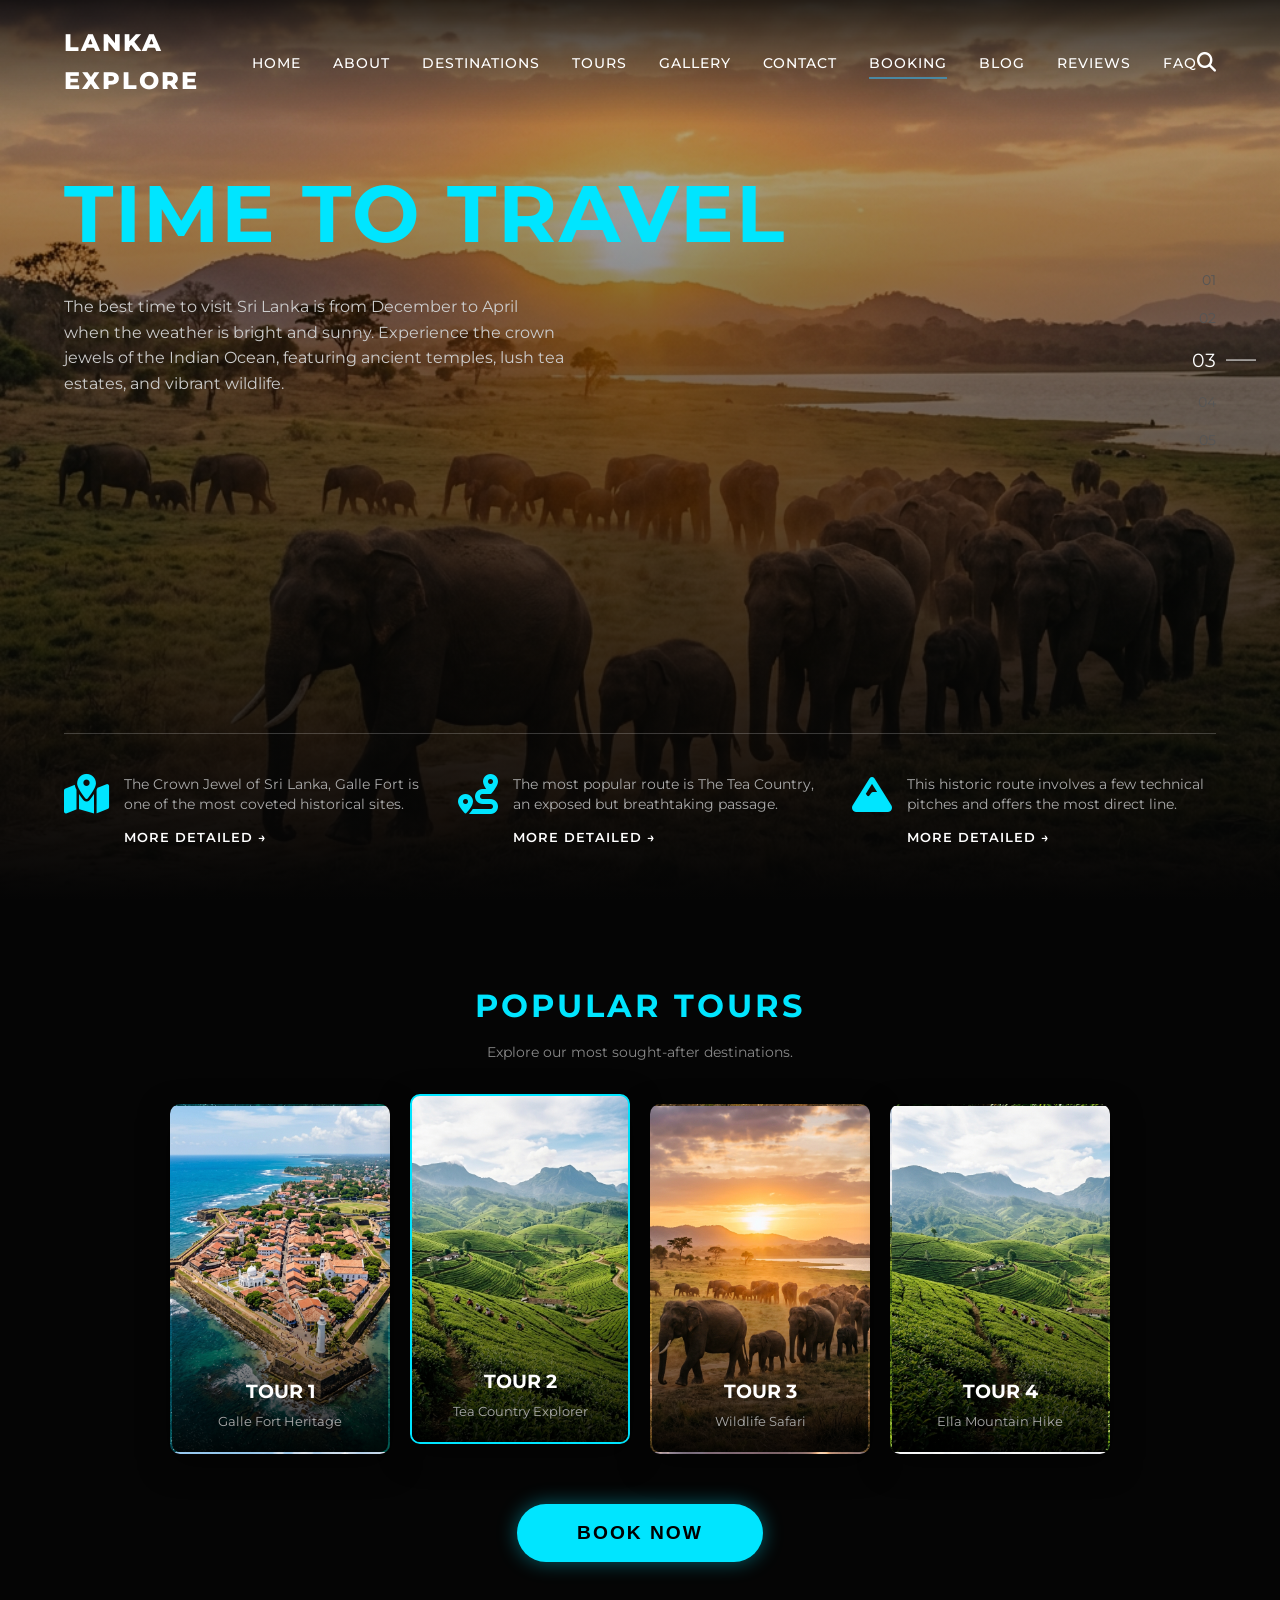
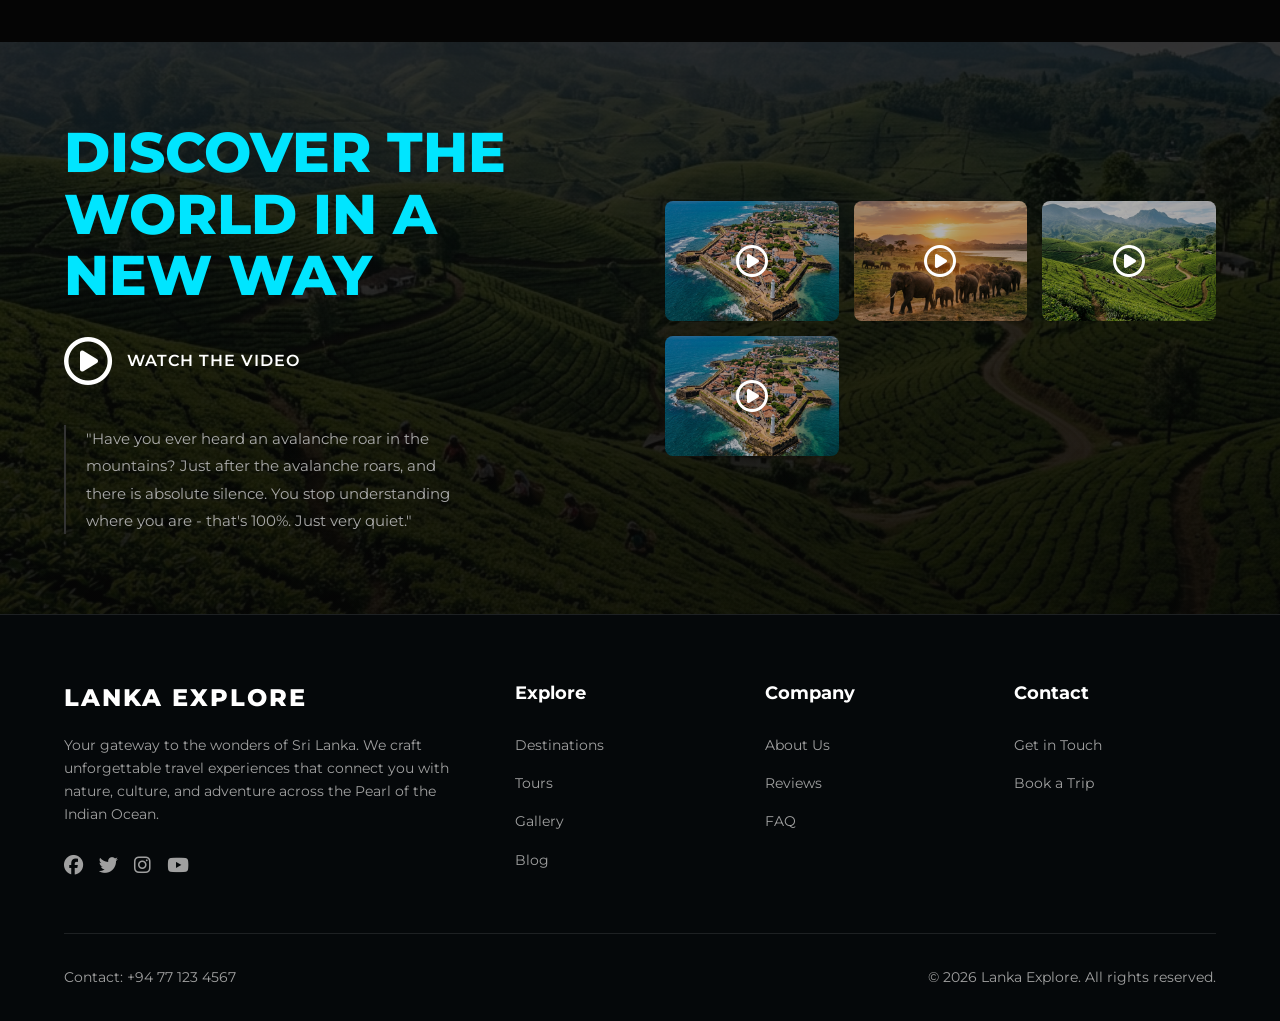
<file: booking.html>
<!DOCTYPE html>
<html lang="en">

<head>
    <meta charset="UTF-8">
    <meta name="viewport" content="width=device-width, initial-scale=1.0">
    <title>Booking | Lanka Explore</title>
    <link rel="stylesheet" href="css/styles.css">
    <link rel="stylesheet" href="https://cdnjs.cloudflare.com/ajax/libs/font-awesome/6.4.0/css/all.min.css">
    <style>
        /* Interactive transitions for form */
        #booking-form {
            transition: opacity 0.3s ease;
        }

        #success-message {
            display: none;
            position: absolute;
            top: 50%;
            left: 50%;
            transform: translate(-50%, -50%) scale(0.9);
            text-align: center;
            width: 100%;
            opacity: 0;
            transition: all 0.4s ease;
        }
    </style>
</head>

<body>

    <header>
        <div class="logo">Lanka Explore</div>
        <nav>
            <ul>
                <li><a href="index.html">Home</a></li>
                <li><a href="about.html">About</a></li>
                <li><a href="destinations.html">Destinations</a></li>
                <li><a href="tours.html">Tours</a></li>
                <li><a href="gallery.html">Gallery</a></li>
                <li><a href="contact.html">Contact</a></li>
                <li><a href="booking.html" class="active">Booking</a></li>
                <li><a href="blog.html">Blog</a></li>
                <li><a href="reviews.html">Reviews</a></li>
                <li><a href="faq.html">FAQ</a></li>
            </ul>
        </nav>
        <div class="search-icon"><i class="fas fa-search"></i></div>
    </header>

    <main style="background-color: #050505; color: #fff;">
        <style>
            body.page-with-bg { background: #050505 !important; }
            .page-bg-overlay { display: none !important; }
            
            .hero-flash {
                position: relative;
                height: 100vh;
                min-height: 800px;
                background: linear-gradient(to bottom, rgba(5,5,5,0.2) 0%, rgba(5,5,5,1) 100%), url('assert/srilanka_wildlife.png') center/cover;
                display: flex;
                flex-direction: column;
                justify-content: space-between;
                padding: 150px 5% 50px;
            }
            .hero-flash-title {
                font-size: 5rem;
                font-family: var(--font-main);
                color: #00e5ff;
                font-weight: 700;
                letter-spacing: 2px;
                margin-bottom: 1rem;
            }
            .hero-flash-desc {
                max-width: 500px;
                font-size: 1rem;
                line-height: 1.6;
                color: #ccc;
            }
            .tour-cards-container {
                display: flex;
                gap: 20px;
                justify-content: center;
                flex-wrap: wrap;
                margin-top: 40px;
            }
            .tour-card-flash {
                width: 220px;
                height: 350px;
                border-radius: 10px;
                background-size: cover;
                background-position: center;
                position: relative;
                overflow: hidden;
                box-shadow: 0 10px 30px rgba(0,0,0,0.5);
                transition: all 0.3s ease;
                cursor: pointer;
                border: 2px solid transparent;
            }
            .tour-card-flash::before {
                content: '';
                position: absolute;
                bottom: 0; left: 0; width: 100%; height: 50%;
                background: linear-gradient(to top, rgba(0,0,0,0.9), transparent);
            }
            .tour-card-flash:hover, .tour-card-flash.active {
                transform: translateY(-10px);
                border: 2px solid #00e5ff;
            }
            .tour-card-flash-content {
                position: absolute;
                bottom: 20px;
                width: 100%;
                text-align: center;
                z-index: 2;
            }
            .tour-card-flash h4 {
                color: #fff;
                font-size: 1.2rem;
                font-family: var(--font-main);
                margin-bottom: 5px;
            }
            .tour-card-flash p {
                color: #aaa;
                font-size: 0.8rem;
            }
            
            /* Booking Modal Styles */
            .booking-modal {
                position: fixed;
                top: 0; left: 0; width: 100%; height: 100%;
                background: rgba(0,0,0,0.8);
                backdrop-filter: blur(10px);
                z-index: 1000;
                display: none;
                justify-content: center;
                align-items: center;
            }
            .booking-modal.active {
                display: flex;
            }
            .modal-content {
                background: #111;
                padding: 40px;
                border-radius: 20px;
                width: 90%;
                max-width: 500px;
                border: 1px solid rgba(0, 229, 255, 0.3);
                position: relative;
                box-shadow: 0 20px 50px rgba(0, 229, 255, 0.1);
            }
            .close-modal {
                position: absolute;
                top: 20px; right: 20px;
                color: #fff;
                font-size: 1.5rem;
                cursor: pointer;
                transition: color 0.3s ease;
            }
            .close-modal:hover {
                color: #00e5ff;
            }
            
            .modal-content .form-group input, 
            .modal-content .form-group select {
                background: #222 !important;
                border: 1px solid #444 !important;
                color: #fff !important;
            }
            .modal-content .btn-submit {
                background: #00e5ff;
                color: #000;
                font-weight: 800;
                border: none;
                width: 100%;
            }
        </style>

        <!-- Hero Section -->
        <section class="hero-flash">
            <div>
                <h1 class="hero-flash-title">TIME TO TRAVEL</h1>
                <p class="hero-flash-desc">The best time to visit Sri Lanka is from December to April when the weather is bright and sunny. Experience the crown jewels of the Indian Ocean, featuring ancient temples, lush tea estates, and vibrant wildlife.</p>
            </div>
            
            <!-- Bottom Features -->
            <div style="display: grid; grid-template-columns: repeat(auto-fit, minmax(250px, 1fr)); gap: 30px; border-top: 1px solid rgba(255,255,255,0.2); padding-top: 40px; margin-top: auto;">
                <div style="display: flex; gap: 15px;">
                    <i class="fas fa-map-marked-alt" style="color: #00e5ff; font-size: 2.5rem;"></i>
                    <div>
                        <p style="font-size: 0.85rem; color: #aaa; margin-bottom: 10px; line-height: 1.5;">The Crown Jewel of Sri Lanka, Galle Fort is one of the most coveted historical sites.</p>
                        <a href="#" style="color: #fff; font-size: 0.8rem; text-transform: uppercase; letter-spacing: 1px; font-weight: 600;">More Detailed &rarr;</a>
                    </div>
                </div>
                <div style="display: flex; gap: 15px;">
                    <i class="fas fa-route" style="color: #00e5ff; font-size: 2.5rem;"></i>
                    <div>
                        <p style="font-size: 0.85rem; color: #aaa; margin-bottom: 10px; line-height: 1.5;">The most popular route is The Tea Country, an exposed but breathtaking passage.</p>
                        <a href="#" style="color: #fff; font-size: 0.8rem; text-transform: uppercase; letter-spacing: 1px; font-weight: 600;">More Detailed &rarr;</a>
                    </div>
                </div>
                <div style="display: flex; gap: 15px;">
                    <i class="fas fa-mountain" style="color: #00e5ff; font-size: 2.5rem;"></i>
                    <div>
                        <p style="font-size: 0.85rem; color: #aaa; margin-bottom: 10px; line-height: 1.5;">This historic route involves a few technical pitches and offers the most direct line.</p>
                        <a href="#" style="color: #fff; font-size: 0.8rem; text-transform: uppercase; letter-spacing: 1px; font-weight: 600;">More Detailed &rarr;</a>
                    </div>
                </div>
            </div>
            
            <!-- Side Numbers -->
            <div style="position: absolute; right: 5%; top: 40%; transform: translateY(-50%); display: flex; flex-direction: column; gap: 15px; color: #555; font-size: 0.9rem; text-align: right;">
                <span>01</span>
                <span>02</span>
                <span style="color: #fff; font-size: 1.2rem; position: relative;">03<span style="position: absolute; right: -40px; top: 50%; width: 30px; height: 1px; background: #fff;"></span></span>
                <span>04</span>
                <span>05</span>
            </div>
        </section>

        <!-- Popular Tours Section -->
        <section style="padding: 80px 5%; text-align: center;">
            <h2 style="color: #00e5ff; font-family: var(--font-main); font-size: 2rem; letter-spacing: 3px; text-transform: uppercase; margin-bottom: 10px;">Popular Tours</h2>
            <p style="color: #888; font-size: 0.9rem;">Explore our most sought-after destinations.</p>
            
            <div class="tour-cards-container">
                <div class="tour-card-flash" style="background-image: url('assert/galle_fort.png');">
                    <div class="tour-card-flash-content">
                        <h4>TOUR 1</h4>
                        <p>Galle Fort Heritage</p>
                    </div>
                </div>
                <div class="tour-card-flash active" style="background-image: url('assert/srilanka_greenery.png');">
                    <div class="tour-card-flash-content">
                        <h4>TOUR 2</h4>
                        <p>Tea Country Explorer</p>
                    </div>
                </div>
                <div class="tour-card-flash" style="background-image: url('assert/srilanka_wildlife.png');">
                    <div class="tour-card-flash-content">
                        <h4>TOUR 3</h4>
                        <p>Wildlife Safari</p>
                    </div>
                </div>
                <div class="tour-card-flash" style="background-image: url('assert/srilanka_greenery.png'); background-position: left;">
                    <div class="tour-card-flash-content">
                        <h4>TOUR 4</h4>
                        <p>Ella Mountain Hike</p>
                    </div>
                </div>
            </div>

            <!-- Big Creative Book Now Button -->
            <div style="margin-top: 50px;">
                <button id="open-booking-modal" style="background: #00e5ff; color: #000; border: none; padding: 18px 60px; border-radius: 50px; font-weight: 800; font-size: 1.2rem; cursor: pointer; text-transform: uppercase; letter-spacing: 2px; box-shadow: 0 0 20px rgba(0, 229, 255, 0.4); transition: transform 0.3s ease, box-shadow 0.3s ease;">Book Now</button>
            </div>
        </section>

        <!-- Discover Section -->
        <section style="padding: 80px 5%; background: linear-gradient(rgba(5,5,5,0.8), rgba(5,5,5,0.9)), url('assert/srilanka_greenery.png') center/cover; display: flex; flex-wrap: wrap; gap: 50px; align-items: center; justify-content: space-between;">
            <div style="flex: 1; min-width: 300px;">
                <h2 style="color: #00e5ff; font-family: var(--font-main); font-size: clamp(2.5rem, 5vw, 3.5rem); line-height: 1.1; font-weight: 800; margin-bottom: 30px;">DISCOVER THE<br>WORLD IN A<br>NEW WAY</h2>
                
                <div style="display: flex; align-items: center; gap: 15px; margin-bottom: 40px; cursor: pointer;">
                    <i class="far fa-play-circle" style="font-size: 3rem; color: #fff;"></i>
                    <span style="color: #fff; font-weight: 600; letter-spacing: 1px;">WATCH THE VIDEO</span>
                </div>
                
                <p style="color: #aaa; font-size: 0.95rem; line-height: 1.8; max-width: 400px; padding-left: 20px; border-left: 2px solid #333;">
                    "Have you ever heard an avalanche roar in the mountains? Just after the avalanche roars, and there is absolute silence. You stop understanding where you are - that's 100%. Just very quiet."
                </p>
            </div>
            
            <div style="flex: 1; min-width: 300px; display: grid; grid-template-columns: repeat(auto-fit, minmax(140px, 1fr)); gap: 15px;">
                <!-- Video Thumbnails -->
                <div style="height: 120px; background: linear-gradient(rgba(0,0,0,0.3), rgba(0,0,0,0.3)), url('assert/galle_fort.png') center/cover; border-radius: 8px; position: relative; display: flex; justify-content: center; align-items: center; cursor: pointer; transition: transform 0.3s ease;"><i class="far fa-play-circle" style="color: #fff; font-size: 2rem;"></i></div>
                <div style="height: 120px; background: linear-gradient(rgba(0,0,0,0.3), rgba(0,0,0,0.3)), url('assert/srilanka_wildlife.png') center/cover; border-radius: 8px; position: relative; display: flex; justify-content: center; align-items: center; cursor: pointer; transition: transform 0.3s ease;"><i class="far fa-play-circle" style="color: #fff; font-size: 2rem;"></i></div>
                <div style="height: 120px; background: linear-gradient(rgba(0,0,0,0.3), rgba(0,0,0,0.3)), url('assert/srilanka_greenery.png') center/cover; border-radius: 8px; position: relative; display: flex; justify-content: center; align-items: center; cursor: pointer; transition: transform 0.3s ease;"><i class="far fa-play-circle" style="color: #fff; font-size: 2rem;"></i></div>
                <div style="height: 120px; background: linear-gradient(rgba(0,0,0,0.3), rgba(0,0,0,0.3)), url('assert/galle_fort.png') center/cover; border-radius: 8px; position: relative; display: flex; justify-content: center; align-items: center; cursor: pointer; transition: transform 0.3s ease;"><i class="far fa-play-circle" style="color: #fff; font-size: 2rem;"></i></div>
            </div>
        </section>

        <!-- Booking Modal -->
        <div class="booking-modal" id="booking-modal">
            <div class="modal-content">
                <i class="fas fa-times close-modal" id="close-modal"></i>
                
                <!-- Success Message -->
                <div id="success-message" style="display: none; text-align: center; opacity: 0; transition: opacity 0.3s ease;">
                    <i class="fas fa-check-circle" style="font-size: 4rem; color: #00e5ff; margin-bottom: 1rem; filter: drop-shadow(0 0 10px rgba(0, 229, 255, 0.5));"></i>
                    <h3 style="color: #fff; margin-bottom: 0.5rem; font-size: 1.8rem; font-family: var(--font-heading);">We'll catch you soon!</h3>
                    <p style="color: #ccc; font-size: 1.1rem;">Get ready to enjoy your upcoming adventure in Sri Lanka.</p>
                </div>

                <!-- Booking Form -->
                <div id="form-wrapper">
                    <h2 style="text-align:center; margin-bottom: 2rem; color: #00e5ff; font-family: var(--font-main);">Plan Your Adventure</h2>
                    <form id="booking-form">
                        <div class="form-group" style="margin-bottom: 1rem; display: flex; flex-direction: column;">
                            <label style="color: #aaa; margin-bottom: 0.5rem; font-size: 0.9rem;">Full Name</label>
                            <input type="text" placeholder="John Doe" required style="padding: 15px; border-radius: 8px; width: 100%; outline: none;">
                        </div>
                        <div class="form-group" style="margin-bottom: 1rem; display: flex; flex-direction: column;">
                            <label style="color: #aaa; margin-bottom: 0.5rem; font-size: 0.9rem;">Email</label>
                            <input type="email" placeholder="john@example.com" required style="padding: 15px; border-radius: 8px; width: 100%; outline: none;">
                        </div>
                        <div class="form-group" style="margin-bottom: 2rem; display: flex; flex-direction: column;">
                            <label style="color: #aaa; margin-bottom: 0.5rem; font-size: 0.9rem;">Select Tour</label>
                            <select required style="padding: 15px; border-radius: 8px; width: 100%; outline: none;">
                                <option value="" disabled selected>Choose a tour...</option>
                                <option>Cultural Triangle (5 Days)</option>
                                <option>South Coast Retreat (7 Days)</option>
                                <option>Hill Country Explorer (4 Days)</option>
                            </select>
                        </div>
                        <button type="submit" class="btn-submit" style="padding: 15px; border-radius: 8px; cursor: pointer;">Submit Booking Request</button>
                    </form>
                </div>
            </div>
        </div>
    </main>

    <footer>
        <div class="footer-content">
            <div class="footer-brand">
                <span class="logo">Lanka Explore</span>
                <p>Your gateway to the wonders of Sri Lanka. We craft unforgettable travel experiences that connect you
                    with nature, culture, and adventure across the Pearl of the Indian Ocean.</p>
                <div style="margin-top: 1.5rem; display: flex; gap: 1rem;">
                    <a href="#" style="color: var(--text-secondary); font-size: 1.2rem; transition: color 0.3s;"><i
                            class="fab fa-facebook"></i></a>
                    <a href="#" style="color: var(--text-secondary); font-size: 1.2rem; transition: color 0.3s;"><i
                            class="fab fa-twitter"></i></a>
                    <a href="#" style="color: var(--text-secondary); font-size: 1.2rem; transition: color 0.3s;"><i
                            class="fab fa-instagram"></i></a>
                    <a href="#" style="color: var(--text-secondary); font-size: 1.2rem; transition: color 0.3s;"><i
                            class="fab fa-youtube"></i></a>
                </div>
            </div>
            <div class="footer-col">
                <h4>Explore</h4>
                <ul>
                    <li><a href="destinations.html">Destinations</a></li>
                    <li><a href="tours.html">Tours</a></li>
                    <li><a href="gallery.html">Gallery</a></li>
                    <li><a href="blog.html">Blog</a></li>
                </ul>
            </div>
            <div class="footer-col">
                <h4>Company</h4>
                <ul>
                    <li><a href="about.html">About Us</a></li>
                    <li><a href="reviews.html">Reviews</a></li>
                    <li><a href="faq.html">FAQ</a></li>
                </ul>
            </div>
            <div class="footer-col">
                <h4>Contact</h4>
                <ul>
                    <li><a href="contact.html">Get in Touch</a></li>
                    <li><a href="booking.html">Book a Trip</a></li>
                </ul>
            </div>
        </div>
        <div class="footer-bottom">
            <div class="footer-contact">Contact: +94 77 123 4567</div>
            <div class="footer-credits">&copy; 2026 Lanka Explore. All rights reserved.</div>
        </div>
    </footer>

    <script>
        // Modal Logic
        const modal = document.getElementById('booking-modal');
        const openBtn = document.getElementById('open-booking-modal');
        const closeBtn = document.getElementById('close-modal');

        openBtn.addEventListener('click', () => {
            modal.classList.add('active');
        });

        closeBtn.addEventListener('click', () => {
            modal.classList.remove('active');
        });

        window.addEventListener('click', (e) => {
            if (e.target === modal) {
                modal.classList.remove('active');
            }
        });

        // Form Submit Logic
        document.getElementById('booking-form').addEventListener('submit', function (e) {
            e.preventDefault(); 

            const formWrapper = document.getElementById('form-wrapper');
            const form = document.getElementById('booking-form');
            const successMsg = document.getElementById('success-message');

            formWrapper.style.transition = 'opacity 0.3s ease';
            formWrapper.style.opacity = '0';

            setTimeout(() => {
                formWrapper.style.display = 'none';
                successMsg.style.display = 'block';
                void successMsg.offsetWidth; 

                successMsg.style.opacity = '1';
                successMsg.style.transform = 'scale(1)';
            }, 300);

            setTimeout(() => {
                successMsg.style.opacity = '0';
                successMsg.style.transform = 'scale(0.9)';

                setTimeout(() => {
                    successMsg.style.display = 'none';
                    form.reset();

                    formWrapper.style.display = 'block';
                    void formWrapper.offsetWidth; 
                    formWrapper.style.opacity = '1';
                    
                    // Automatically close the modal after success completes
                    modal.classList.remove('active');
                }, 400); 

            }, 3500); 
        });
    </script>
</body>

</html>
</file>
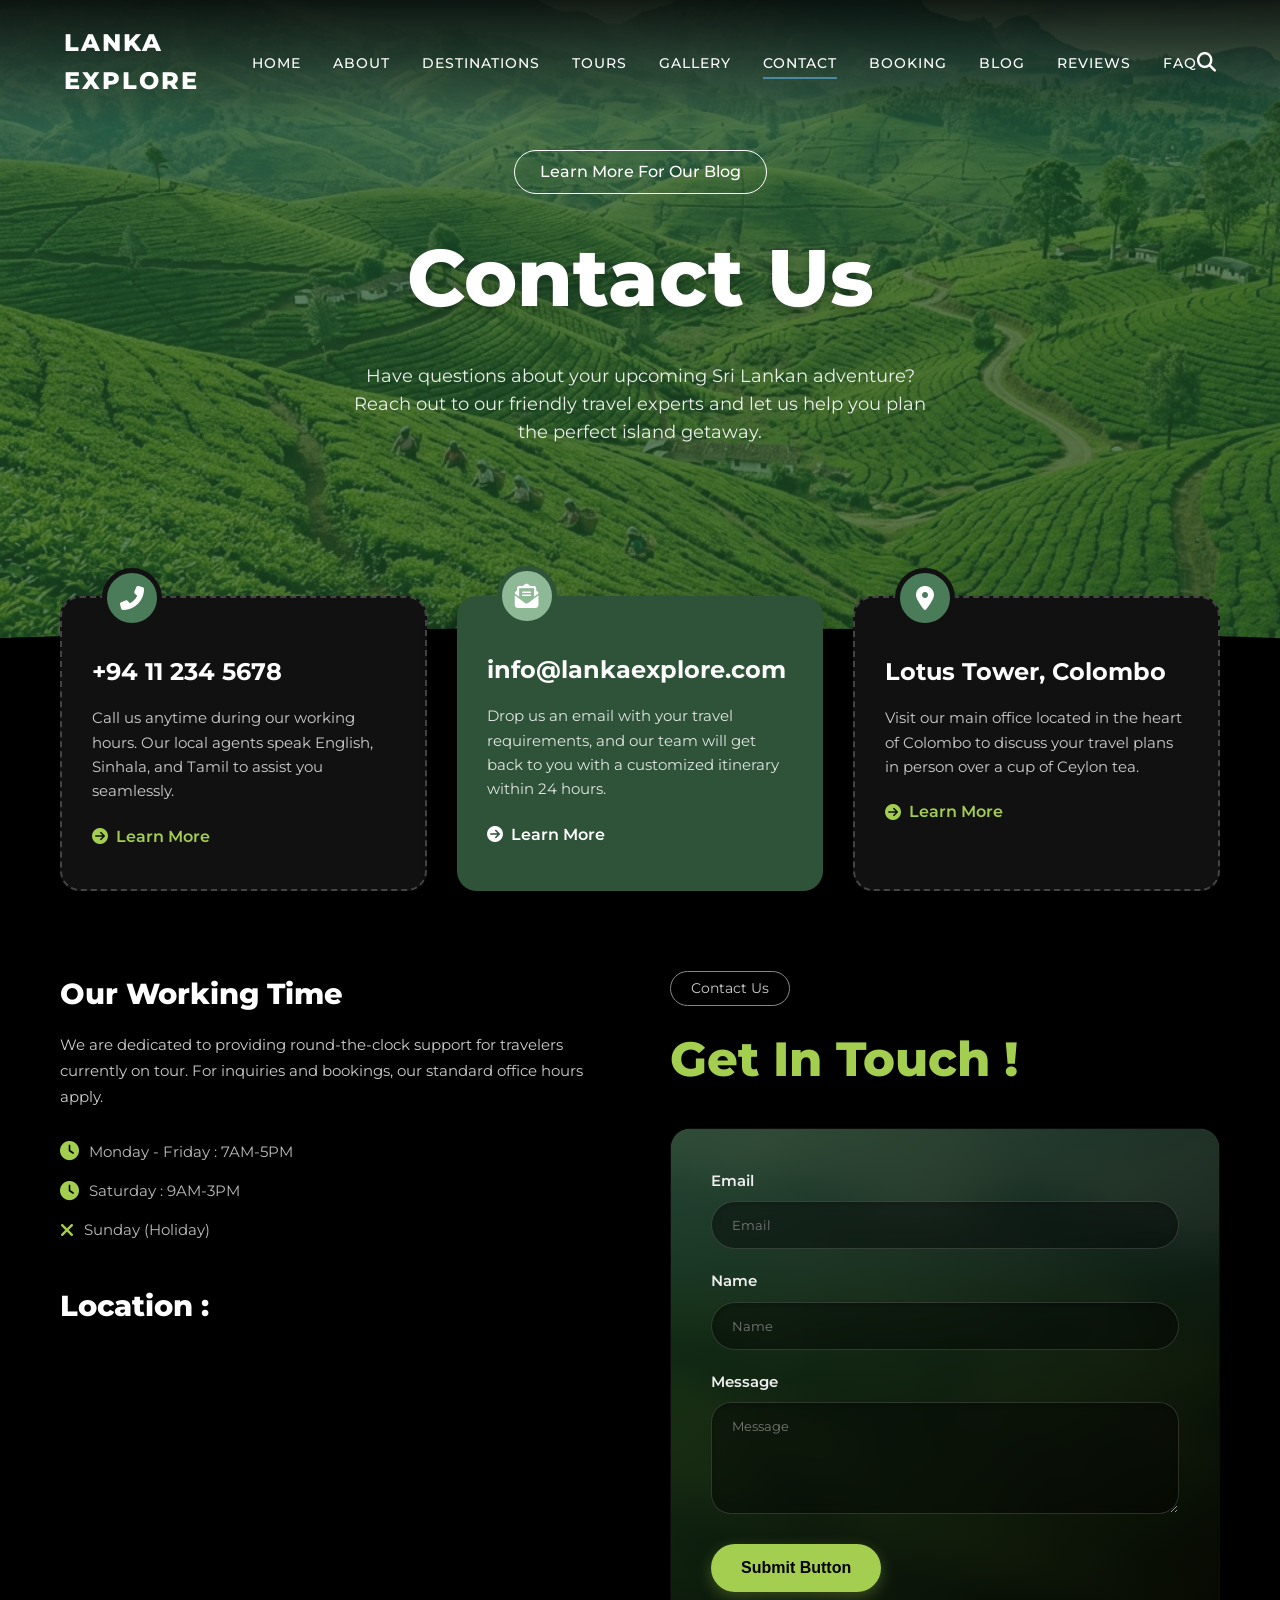
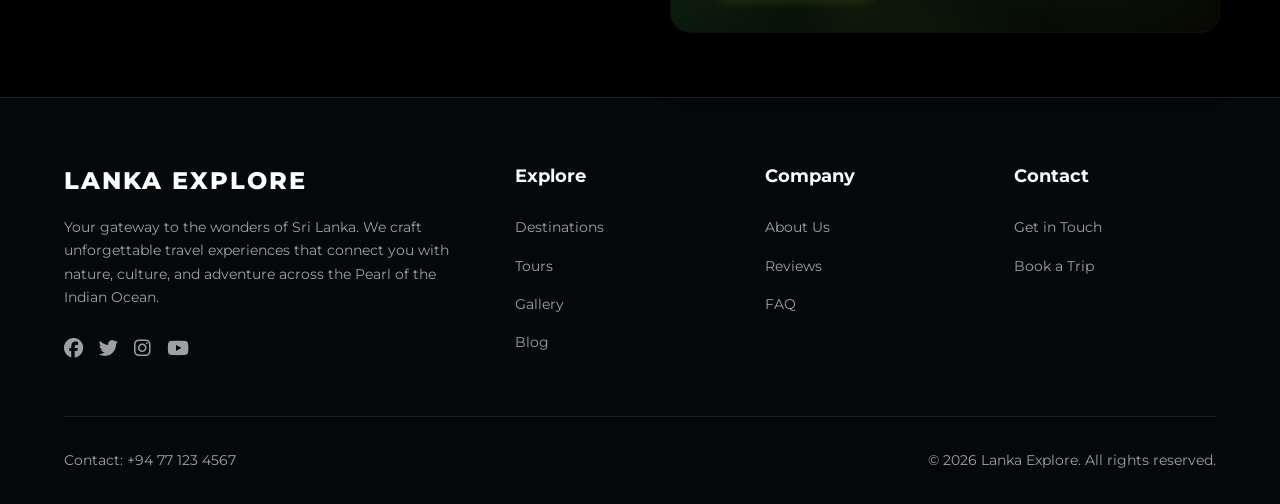
<file: contact.html>
<!DOCTYPE html>
<html lang="en">

<head>
    <meta charset="UTF-8">
    <meta name="viewport" content="width=device-width, initial-scale=1.0">
    <title>Contact Us | Lanka Explore</title>
    <link rel="stylesheet" href="css/styles.css">
    <link rel="stylesheet" href="https://cdnjs.cloudflare.com/ajax/libs/font-awesome/6.4.0/css/all.min.css">
    <style>
        /* Interactive transitions for form */
        #contact-form {
            transition: opacity 0.3s ease;
        }

        #success-message {
            display: none;
            position: absolute;
            top: 50%;
            left: 50%;
            transform: translate(-50%, -50%) scale(0.9);
            text-align: center;
            width: 100%;
            opacity: 0;
            transition: all 0.4s ease;
            padding: 0 2rem;
        }

        /* Layout for Contact Page */
        .contact-layout {
            display: grid;
            grid-template-columns: 1fr 2fr;
            gap: 3rem;
            align-items: stretch;
        }

        .contact-info-box {
            background: linear-gradient(135deg, var(--accent-color), var(--accent-hover));
            padding: 3rem 2rem;
            border-radius: 15px;
            box-shadow: 0 10px 30px rgba(0, 0, 0, 0.3);
            text-align: center;
            display: flex;
            flex-direction: column;
            justify-content: center;
        }

        .contact-detail {
            margin-bottom: 2.5rem;
        }

        .contact-detail:last-child {
            margin-bottom: 0;
        }

        .contact-detail i {
            font-size: 2.5rem;
            margin-bottom: 1rem;
            color: #fff;
        }

        .contact-detail h3 {
            color: #fff;
            margin-bottom: 0.5rem;
            font-size: 1.2rem;
            font-family: var(--font-main);
        }

        .contact-detail p {
            color: rgba(255, 255, 255, 0.9);
            font-size: 1rem;
            font-weight: 500;
        }

        @media (max-width: 900px) {
            .contact-layout {
                grid-template-columns: 1fr;
            }
        }
    </style>
</head>

<body>

    <header>
        <div class="logo">Lanka Explore</div>
        <nav>
            <ul>
                <li><a href="index.html">Home</a></li>
                <li><a href="about.html">About</a></li>
                <li><a href="destinations.html">Destinations</a></li>
                <li><a href="tours.html">Tours</a></li>
                <li><a href="gallery.html">Gallery</a></li>
                <li><a href="contact.html" class="active">Contact</a></li>
                <li><a href="booking.html">Booking</a></li>
                <li><a href="blog.html">Blog</a></li>
                <li><a href="reviews.html">Reviews</a></li>
                <li><a href="faq.html">FAQ</a></li>
            </ul>
        </nav>
        <div class="search-icon"><i class="fas fa-search"></i></div>
    </header>

    <main style="background-color: #000000; color: #f0f0f0; padding-bottom: 4rem;">
        <style>
            @media (max-width: 900px) {
                .content-grid {
                    grid-template-columns: 1fr !important;
                }
                .cards-grid {
                    grid-template-columns: 1fr !important;
                }
                .hero-section {
                    padding-bottom: 100px !important;
                }
                .cards-section {
                    margin-top: -50px !important;
                }
            }
        </style>
        <!-- Hero Section -->
        <section class="hero-section" style="position: relative; padding: 150px 20px 220px; text-align: center; background-image: url('assert/srilanka_greenery.png'); background-size: cover; background-position: center; overflow: hidden;">
            <div style="position: absolute; top: 0; left: 0; width: 100%; height: 100%; background: rgba(30, 80, 40, 0.7); z-index: 1;"></div>
            
            <!-- Optional Torn Paper SVG (Simulated with clip-path or curved border on the bottom of this section if possible, otherwise skipping for simplicity) -->
            <div style="position: absolute; bottom: -2px; left: 0; width: 100%; height: 40px; background: #000000; z-index: 3; border-radius: 50% 50% 0 0 / 100% 100% 0 0; transform: scaleX(1.5);"></div>

            <div style="position: relative; z-index: 2; max-width: 800px; margin: 0 auto; color: #fff;">
                <div style="display: inline-block; border: 1px solid #fff; border-radius: 30px; padding: 8px 25px; margin-bottom: 20px; font-weight: 500;">Learn More For Our Blog</div>
                <h1 style="font-size: 5rem; font-family: var(--font-main); font-weight: 800; margin-bottom: 20px; text-shadow: 0 4px 15px rgba(0,0,0,0.3);">Contact Us</h1>
                <p style="font-size: 1.1rem; opacity: 0.9; max-width: 600px; margin: 0 auto; line-height: 1.6;">Have questions about your upcoming Sri Lankan adventure? Reach out to our friendly travel experts and let us help you plan the perfect island getaway.</p>
            </div>
        </section>

        <!-- Info Cards Section (Overlapping) -->
        <section class="cards-section" style="position: relative; z-index: 10; margin-top: -100px; max-width: 1200px; margin-left: auto; margin-right: auto; padding: 0 20px;">
            <div class="cards-grid" style="display: grid; grid-template-columns: repeat(3, 1fr); gap: 30px;">
                <!-- Card 1 -->
                <div style="background: #111111; padding: 40px 30px; border-radius: 20px; border: 2px dashed #444; text-align: left; position: relative; margin-top: 30px;">
                    <div style="background: #4a7c59; width: 60px; height: 60px; border-radius: 50%; display: flex; justify-content: center; align-items: center; color: #fff; font-size: 1.5rem; position: absolute; top: -30px; left: 40px; border: 5px solid #111;"><i class="fas fa-phone-alt"></i></div>
                    <h3 style="margin-top: 15px; font-size: 1.5rem; color: #fff; margin-bottom: 15px; font-family: var(--font-main);">+94 11 234 5678</h3>
                    <p style="color: #ccc; margin-bottom: 20px; font-size: 0.95rem; line-height: 1.6;">Call us anytime during our working hours. Our local agents speak English, Sinhala, and Tamil to assist you seamlessly.</p>
                    <a href="#" style="color: #a4ce50; font-weight: 600; display: flex; align-items: center; gap: 8px;"><i class="fas fa-arrow-circle-right"></i> Learn More</a>
                </div>
                <!-- Card 2 (Dark) -->
                <div style="background: #2e5339; padding: 40px 30px; border-radius: 20px; text-align: left; position: relative; color: #fff; box-shadow: 0 15px 30px rgba(0,0,0,0.5); margin-top: 30px;">
                    <div style="background: #8fb996; width: 60px; height: 60px; border-radius: 50%; display: flex; justify-content: center; align-items: center; color: #fff; font-size: 1.5rem; position: absolute; top: -30px; left: 40px; border: 5px solid #2e5339;"><i class="fas fa-envelope-open-text"></i></div>
                    <h3 style="margin-top: 15px; font-size: 1.5rem; color: #fff; margin-bottom: 15px; font-family: var(--font-main);">info@lankaexplore.com</h3>
                    <p style="color: rgba(255,255,255,0.85); margin-bottom: 20px; font-size: 0.95rem; line-height: 1.6;">Drop us an email with your travel requirements, and our team will get back to you with a customized itinerary within 24 hours.</p>
                    <a href="#" style="color: #fff; font-weight: 600; display: flex; align-items: center; gap: 8px;"><i class="fas fa-arrow-circle-right"></i> Learn More</a>
                </div>
                <!-- Card 3 -->
                <div style="background: #111111; padding: 40px 30px; border-radius: 20px; border: 2px dashed #444; text-align: left; position: relative; margin-top: 30px;">
                    <div style="background: #4a7c59; width: 60px; height: 60px; border-radius: 50%; display: flex; justify-content: center; align-items: center; color: #fff; font-size: 1.5rem; position: absolute; top: -30px; left: 40px; border: 5px solid #111;"><i class="fas fa-map-marker-alt"></i></div>
                    <h3 style="margin-top: 15px; font-size: 1.5rem; color: #fff; margin-bottom: 15px; font-family: var(--font-main);">Lotus Tower, Colombo</h3>
                    <p style="color: #ccc; margin-bottom: 20px; font-size: 0.95rem; line-height: 1.6;">Visit our main office located in the heart of Colombo to discuss your travel plans in person over a cup of Ceylon tea.</p>
                    <a href="#" style="color: #a4ce50; font-weight: 600; display: flex; align-items: center; gap: 8px;"><i class="fas fa-arrow-circle-right"></i> Learn More</a>
                </div>
            </div>
        </section>

        <!-- Content Section -->
        <section class="content-grid" style="max-width: 1200px; margin: 80px auto 0; padding: 0 20px; display: grid; grid-template-columns: 1fr 1fr; gap: 60px;">
            <!-- Left Side: Working Time & Location -->
            <div>
                <h2 style="font-size: 1.8rem; color: #fff; margin-bottom: 15px; font-family: var(--font-main); font-weight: 800;">Our Working Time</h2>
                <p style="color: #ccc; margin-bottom: 30px; line-height: 1.7; font-size: 0.95rem;">We are dedicated to providing round-the-clock support for travelers currently on tour. For inquiries and bookings, our standard office hours apply.</p>
                
                <ul style="list-style: none; padding: 0; margin-bottom: 40px; color: #bbb; font-size: 0.95rem;">
                    <li style="margin-bottom: 15px; display: flex; align-items: center; gap: 10px;"><i class="fas fa-clock" style="color: #a4ce50; font-size: 1.2rem;"></i> Monday - Friday : 7AM-5PM</li>
                    <li style="margin-bottom: 15px; display: flex; align-items: center; gap: 10px;"><i class="fas fa-clock" style="color: #a4ce50; font-size: 1.2rem;"></i> Saturday : 9AM-3PM</li>
                    <li style="margin-bottom: 15px; display: flex; align-items: center; gap: 10px;"><i class="fas fa-times" style="color: #a4ce50; font-size: 1.2rem;"></i> Sunday (Holiday)</li>
                </ul>

                <h2 style="font-size: 1.8rem; color: #fff; margin-bottom: 20px; font-family: var(--font-main); font-weight: 800;">Location :</h2>
                <div style="width: 100%; height: 250px; border-radius: 15px; overflow: hidden; box-shadow: 0 5px 15px rgba(0,0,0,0.5);">
                    <iframe src="https://www.google.com/maps/embed?pb=!1m18!1m12!1m3!1d126743.58638743956!2d79.77380313076896!3d6.921922084687595!2m3!1f0!2f0!3f0!3m2!1i1024!2i768!4f13.1!3m3!1m2!1s0x3ae253d10f7a7003%3A0x320b2e4d32d3838d!2sColombo!5e0!3m2!1sen!2slk!4v1700000000000!5m2!1sen!2slk" width="100%" height="100%" style="border:0;" allowfullscreen="" loading="lazy"></iframe>
                </div>
            </div>

            <!-- Right Side: Contact Form -->
            <div>
                <div style="display: inline-block; border: 1px solid #888; border-radius: 30px; padding: 5px 20px; font-size: 0.9rem; color: #ccc; margin-bottom: 15px;">Contact Us</div>
                <h2 style="font-size: 3rem; color: #a4ce50; margin-bottom: 30px; font-weight: 800; font-family: var(--font-main);">Get In Touch !</h2>
                
                <div style="padding: 40px; border-radius: 20px; box-shadow: 0 15px 50px rgba(0,0,0,0.8); position: relative; overflow: hidden; min-height: 450px; border: 1px solid rgba(255, 255, 255, 0.05);">
                    
                    <!-- Creative Blurry Image Background -->
                    <div style="position: absolute; top: -10%; left: -10%; width: 120%; height: 120%; background-image: url('assert/srilanka_greenery.png'); background-size: cover; background-position: center; filter: blur(20px); z-index: 0; opacity: 0.5; transition: opacity 0.4s ease;"></div>
                    <!-- Gradient Overlay for Readability -->
                    <div style="position: absolute; top: 0; left: 0; width: 100%; height: 100%; background: linear-gradient(145deg, rgba(20, 60, 30, 0.7), rgba(0, 0, 0, 0.85)); z-index: 1;"></div>
                    
                    <!-- Success Message -->
                    <div id="success-message" style="display: none; position: absolute; top: 50%; left: 50%; transform: translate(-50%, -50%) scale(0.9); text-align: center; width: 100%; opacity: 0; transition: all 0.4s ease; padding: 0 2rem; z-index: 3;">
                        <i class="fas fa-check-circle" style="font-size: 4rem; color: #a4ce50; margin-bottom: 1.5rem;"></i>
                        <h3 style="color: #fff; margin-bottom: 0.5rem; font-size: 2rem; font-family: var(--font-main); font-weight: 700;">Message Sent!</h3>
                        <p style="color: #ccc; font-size: 1.1rem;">Thank you for reaching out.</p>
                    </div>

                    <!-- Form Content Wrapper -->
                    <div style="position: relative; z-index: 2;">

                    <div id="form-wrapper" style="transition: opacity 0.3s ease;">
                        <form id="contact-form" style="display: flex; flex-direction: column; gap: 20px;">
                            <div style="display: flex; flex-direction: column; gap: 8px;">
                                <label style="font-weight: 600; color: #eee; font-size: 0.95rem;">Email</label>
                                <input type="email" placeholder="Email" required style="width: 100%; padding: 15px 20px; border-radius: 25px; border: 1px solid rgba(255,255,255,0.15); background: rgba(0, 0, 0, 0.4); color: #fff; outline: none; font-family: inherit; backdrop-filter: blur(5px); box-shadow: inset 0 2px 5px rgba(0,0,0,0.2); transition: all 0.3s ease;">
                            </div>
                            <div style="display: flex; flex-direction: column; gap: 8px;">
                                <label style="font-weight: 600; color: #eee; font-size: 0.95rem;">Name</label>
                                <input type="text" placeholder="Name" required style="width: 100%; padding: 15px 20px; border-radius: 25px; border: 1px solid rgba(255,255,255,0.15); background: rgba(0, 0, 0, 0.4); color: #fff; outline: none; font-family: inherit; backdrop-filter: blur(5px); box-shadow: inset 0 2px 5px rgba(0,0,0,0.2); transition: all 0.3s ease;">
                            </div>
                            <div style="display: flex; flex-direction: column; gap: 8px;">
                                <label style="font-weight: 600; color: #eee; font-size: 0.95rem;">Message</label>
                                <textarea placeholder="Message" rows="5" required style="width: 100%; padding: 15px 20px; border-radius: 20px; border: 1px solid rgba(255,255,255,0.15); background: rgba(0, 0, 0, 0.4); color: #fff; outline: none; resize: vertical; font-family: inherit; backdrop-filter: blur(5px); box-shadow: inset 0 2px 5px rgba(0,0,0,0.2); transition: all 0.3s ease;"></textarea>
                            </div>
                            <button type="submit" style="background: #a4ce50; color: #000; border: none; padding: 15px 30px; border-radius: 30px; font-weight: 800; cursor: pointer; width: max-content; font-size: 1rem; margin-top: 10px; transition: all 0.3s ease; box-shadow: 0 5px 15px rgba(164, 206, 80, 0.3);">Submit Button</button>
                        </form>
                    </div>
                    </div>
                </div>
            </div>
        </section>
    </main>

    <footer>
        <div class="footer-content">
            <div class="footer-brand">
                <span class="logo">Lanka Explore</span>
                <p>Your gateway to the wonders of Sri Lanka. We craft unforgettable travel experiences that connect you
                    with nature, culture, and adventure across the Pearl of the Indian Ocean.</p>
                <div style="margin-top: 1.5rem; display: flex; gap: 1rem;">
                    <a href="#" style="color: var(--text-secondary); font-size: 1.2rem; transition: color 0.3s;"><i
                            class="fab fa-facebook"></i></a>
                    <a href="#" style="color: var(--text-secondary); font-size: 1.2rem; transition: color 0.3s;"><i
                            class="fab fa-twitter"></i></a>
                    <a href="#" style="color: var(--text-secondary); font-size: 1.2rem; transition: color 0.3s;"><i
                            class="fab fa-instagram"></i></a>
                    <a href="#" style="color: var(--text-secondary); font-size: 1.2rem; transition: color 0.3s;"><i
                            class="fab fa-youtube"></i></a>
                </div>
            </div>
            <div class="footer-col">
                <h4>Explore</h4>
                <ul>
                    <li><a href="destinations.html">Destinations</a></li>
                    <li><a href="tours.html">Tours</a></li>
                    <li><a href="gallery.html">Gallery</a></li>
                    <li><a href="blog.html">Blog</a></li>
                </ul>
            </div>
            <div class="footer-col">
                <h4>Company</h4>
                <ul>
                    <li><a href="about.html">About Us</a></li>
                    <li><a href="reviews.html">Reviews</a></li>
                    <li><a href="faq.html">FAQ</a></li>
                </ul>
            </div>
            <div class="footer-col">
                <h4>Contact</h4>
                <ul>
                    <li><a href="contact.html">Get in Touch</a></li>
                    <li><a href="booking.html">Book a Trip</a></li>
                </ul>
            </div>
        </div>
        <div class="footer-bottom">
            <div class="footer-contact">Contact: +94 77 123 4567</div>
            <div class="footer-credits">&copy; 2026 Lanka Explore. All rights reserved.</div>
        </div>
    </footer>

    <script>
        document.getElementById('contact-form').addEventListener('submit', function (e) {
            e.preventDefault();

            const formWrapper = document.getElementById('form-wrapper');
            const form = document.getElementById('contact-form');
            const successMsg = document.getElementById('success-message');

            formWrapper.style.transition = 'opacity 0.3s ease';
            formWrapper.style.opacity = '0';

            setTimeout(() => {
                formWrapper.style.display = 'none';
                successMsg.style.display = 'block';
                void successMsg.offsetWidth;

                successMsg.style.opacity = '1';
                successMsg.style.transform = 'translate(-50%, -50%) scale(1)';
            }, 300);

            setTimeout(() => {
                successMsg.style.opacity = '0';
                successMsg.style.transform = 'translate(-50%, -50%) scale(0.9)';

                setTimeout(() => {
                    successMsg.style.display = 'none';
                    form.reset();

                    formWrapper.style.display = 'block';
                    void formWrapper.offsetWidth;
                    formWrapper.style.opacity = '1';
                }, 400);

            }, 4500);
        });
    </script>
</body>

</html>
</file>
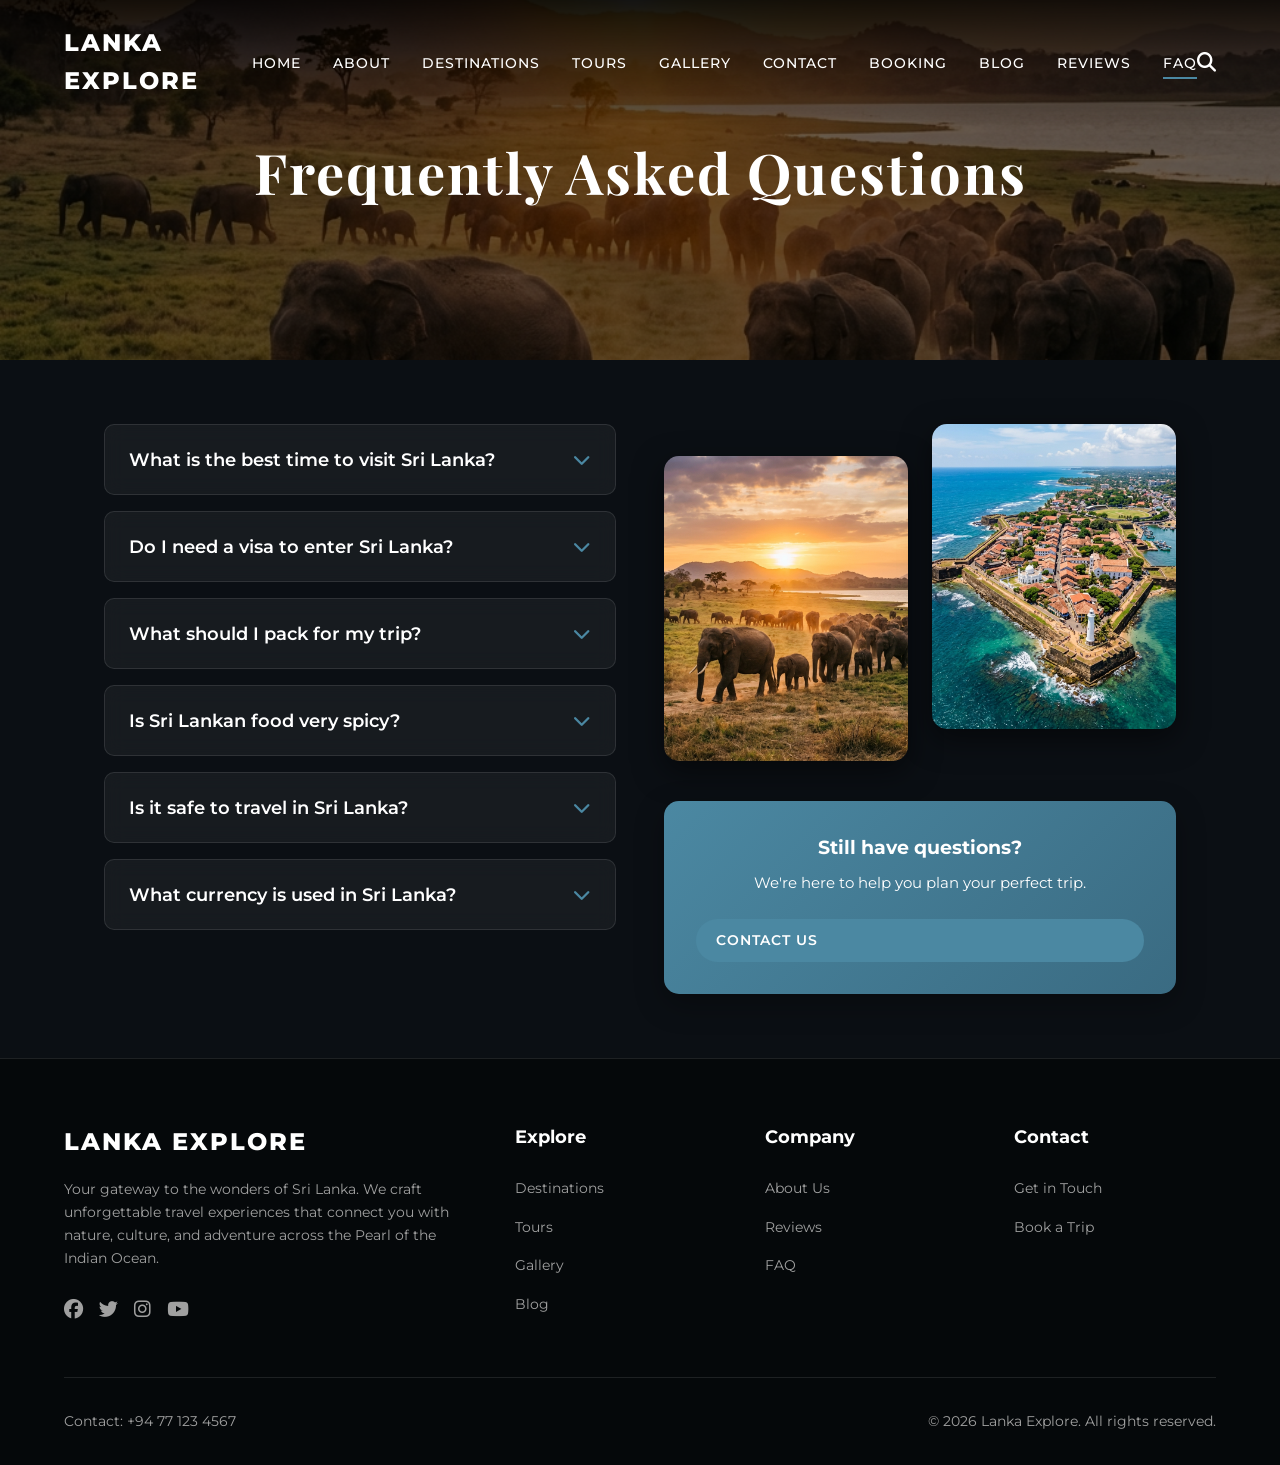
<file: faq.html>
<!DOCTYPE html>
<html lang="en">

<head>
    <meta charset="UTF-8">
    <meta name="viewport" content="width=device-width, initial-scale=1.0">
    <title>FAQ | Lanka Explore</title>
    <meta name="description" content="Frequently Asked Questions about traveling to Sri Lanka with Lanka Explore.">
    <link rel="stylesheet" href="css/styles.css">
    <link rel="stylesheet" href="https://cdnjs.cloudflare.com/ajax/libs/font-awesome/6.4.0/css/all.min.css">
</head>

<body>

    <header>
        <div class="logo">Lanka Explore</div>
        <nav>
            <ul>
                <li><a href="index.html">Home</a></li>
                <li><a href="about.html">About</a></li>
                <li><a href="destinations.html">Destinations</a></li>
                <li><a href="tours.html">Tours</a></li>
                <li><a href="gallery.html">Gallery</a></li>
                <li><a href="contact.html">Contact</a></li>
                <li><a href="booking.html">Booking</a></li>
                <li><a href="blog.html">Blog</a></li>
                <li><a href="reviews.html">Reviews</a></li>
                <li><a href="faq.html" class="active">FAQ</a></li>
            </ul>
        </nav>
        <div class="search-icon"><i class="fas fa-search"></i></div>
    </header>

    <main>
        <section class="inner-header" style="background-image: url('assert/srilanka_wildlife.png');">
            <h1>Frequently Asked Questions</h1>
        </section>

        <section class="container faq-section">
            <div class="faq-layout">
                <div class="faq-content">
                    <div class="faq-item">
                        <button class="faq-question">
                            What is the best time to visit Sri Lanka?
                            <i class="fas fa-chevron-down"></i>
                        </button>
                        <div class="faq-answer">
                            <p>Sri Lanka is a year-round destination. The best time to visit the west and south coasts
                                and cultural triangle is between December and April, while the east coast's best weather
                                is from May to October.</p>
                        </div>
                    </div>

                    <div class="faq-item">
                        <button class="faq-question">
                            Do I need a visa to enter Sri Lanka?
                            <i class="fas fa-chevron-down"></i>
                        </button>
                        <div class="faq-answer">
                            <p>Yes, most travelers need an Electronic Travel Authorization (ETA) to enter Sri Lanka. You
                                can easily apply for this online before your travel dates, which allows for a stay of up
                                to 30 days.</p>
                        </div>
                    </div>

                    <div class="faq-item">
                        <button class="faq-question">
                            What should I pack for my trip?
                            <i class="fas fa-chevron-down"></i>
                        </button>
                        <div class="faq-answer">
                            <p>Light, breathable cotton clothing is recommended due to the tropical climate. However, if
                                you plan to visit the hill country (like Nuwara Eliya), pack a light sweater or jacket
                                as evenings can be chilly. Modest clothing covering shoulders and knees is required when
                                visiting temples.</p>
                        </div>
                    </div>

                    <div class="faq-item">
                        <button class="faq-question">
                            Is Sri Lankan food very spicy?
                            <i class="fas fa-chevron-down"></i>
                        </button>
                        <div class="faq-answer">
                            <p>Traditional Sri Lankan food can be quite spicy, but tourist hotels and restaurants
                                usually tone down the heat. There are also many delicious non-spicy options, such as
                                hoppers, string hoppers, and various tropical fruits.</p>
                        </div>
                    </div>

                    <div class="faq-item">
                        <button class="faq-question">
                            Is it safe to travel in Sri Lanka?
                            <i class="fas fa-chevron-down"></i>
                        </button>
                        <div class="faq-answer">
                            <p>Yes, Sri Lanka is generally a very safe destination for tourists. However, as with any
                                travel, we recommend taking standard precautions with your valuables and avoiding
                                isolated areas at night.</p>
                        </div>
                    </div>

                    <div class="faq-item">
                        <button class="faq-question">
                            What currency is used in Sri Lanka?
                            <i class="fas fa-chevron-down"></i>
                        </button>
                        <div class="faq-answer">
                            <p>The official currency is the Sri Lankan Rupee (LKR). Credit cards are widely accepted in
                                hotels, restaurants, and larger shops, but it is advisable to carry some cash for small
                                purchases, tuk-tuks, and tipping.</p>
                        </div>
                    </div>
                </div>

                <div class="faq-images">
                    <img src="assert/srilanka_wildlife.png" alt="Wildlife in Sri Lanka" class="faq-img img-1">
                    <img src="assert/galle_fort.png" alt="Galle Fort" class="faq-img img-2">
                    <div class="faq-contact-box">
                        <h3>Still have questions?</h3>
                        <p>We're here to help you plan your perfect trip.</p>
                        <a href="contact.html" class="btn-primary-hero"
                            style="font-size: 0.9rem; padding: 10px 20px;">Contact Us</a>
                    </div>
                </div>
            </div>
        </section>
    </main>

    <footer>
        <div class="footer-content">
            <div class="footer-brand">
                <span class="logo">Lanka Explore</span>
                <p>Your gateway to the wonders of Sri Lanka. We craft unforgettable travel experiences that connect you
                    with nature, culture, and adventure across the Pearl of the Indian Ocean.</p>
                <div style="margin-top: 1.5rem; display: flex; gap: 1rem;">
                    <a href="#" style="color: var(--text-secondary); font-size: 1.2rem; transition: color 0.3s;"><i
                            class="fab fa-facebook"></i></a>
                    <a href="#" style="color: var(--text-secondary); font-size: 1.2rem; transition: color 0.3s;"><i
                            class="fab fa-twitter"></i></a>
                    <a href="#" style="color: var(--text-secondary); font-size: 1.2rem; transition: color 0.3s;"><i
                            class="fab fa-instagram"></i></a>
                    <a href="#" style="color: var(--text-secondary); font-size: 1.2rem; transition: color 0.3s;"><i
                            class="fab fa-youtube"></i></a>
                </div>
            </div>
            <div class="footer-col">
                <h4>Explore</h4>
                <ul>
                    <li><a href="destinations.html">Destinations</a></li>
                    <li><a href="tours.html">Tours</a></li>
                    <li><a href="gallery.html">Gallery</a></li>
                    <li><a href="blog.html">Blog</a></li>
                </ul>
            </div>
            <div class="footer-col">
                <h4>Company</h4>
                <ul>
                    <li><a href="about.html">About Us</a></li>
                    <li><a href="reviews.html">Reviews</a></li>
                    <li><a href="faq.html">FAQ</a></li>
                </ul>
            </div>
            <div class="footer-col">
                <h4>Contact</h4>
                <ul>
                    <li><a href="contact.html">Get in Touch</a></li>
                    <li><a href="booking.html">Book a Trip</a></li>
                </ul>
            </div>
        </div>
        <div class="footer-bottom">
            <div class="footer-contact">Contact: +94 77 123 4567</div>
            <div class="footer-credits">&copy; 2026 Lanka Explore. All rights reserved.</div>
        </div>
    </footer>

    <script>
        document.querySelectorAll('.faq-question').forEach(button => {
            button.addEventListener('click', () => {
                const faqItem = button.parentElement;
                const isActive = faqItem.classList.contains('active');

                // Close all other FAQs
                document.querySelectorAll('.faq-item').forEach(item => {
                    item.classList.remove('active');
                    item.querySelector('.faq-answer').style.maxHeight = null;
                    item.querySelector('i').style.transform = 'rotate(0deg)';
                });

                // Open the clicked one if it wasn't already open
                if (!isActive) {
                    faqItem.classList.add('active');
                    const answer = button.nextElementSibling;
                    answer.style.maxHeight = answer.scrollHeight + "px";
                    button.querySelector('i').style.transform = 'rotate(180deg)';
                }
            });
        });
    </script>
</body>

</html>
</file>
<file: css/styles.css>
@import url('https://fonts.googleapis.com/css2?family=Montserrat:wght@300;400;500;600;700;800&family=Playfair+Display:wght@700&display=swap');

:root {
  --bg-color: #0b0f14;
  --text-primary: #ffffff;
  --text-secondary: #a0a0a0;
  --accent-color: #4b88a2;
  --accent-hover: #3a6b82;
  --glass-bg: rgba(255, 255, 255, 0.05);
  --glass-border: rgba(255, 255, 255, 0.1);
  --glass-blur: blur(10px);
  --font-main: 'Montserrat', sans-serif;
  --font-heading: 'Playfair Display', serif;
}

* {
  margin: 0;
  padding: 0;
  box-sizing: border-box;
}

html {
  scroll-behavior: smooth;
}

body {
  font-family: var(--font-main);
  background-color: var(--bg-color);
  color: var(--text-primary);
  line-height: 1.6;
  overflow-x: hidden;
}

/* Typography */
h1,
h2,
h3,
h4,
h5,
h6 {
  font-family: var(--font-heading);
  font-weight: 700;
  margin-bottom: 1rem;
}

a {
  text-decoration: none;
  color: inherit;
  transition: color 0.3s ease;
}

a:hover {
  color: var(--accent-color);
}

img,
video {
  max-width: 100%;
  height: auto;
  display: block;
}

/* Navigation */
header {
  position: fixed;
  top: 0;
  left: 0;
  width: 100%;
  padding: 1.5rem 5%;
  display: flex;
  justify-content: space-between;
  align-items: center;
  z-index: 1000;
  background: linear-gradient(to bottom, rgba(0, 0, 0, 0.8), transparent);
  transition: background 0.3s ease;
}

.logo {
  font-size: 1.5rem;
  font-weight: 800;
  letter-spacing: 2px;
  text-transform: uppercase;
  color: #fff;
}

nav ul {
  display: flex;
  list-style: none;
  gap: 2rem;
}

nav a {
  font-size: 0.9rem;
  font-weight: 500;
  text-transform: uppercase;
  letter-spacing: 1px;
}

nav a.active {
  border-bottom: 2px solid var(--accent-color);
  padding-bottom: 5px;
}

.search-icon {
  font-size: 1.2rem;
  cursor: pointer;
}

/* Hero Section */
.hero {
  position: relative;
  height: 100vh;
  display: flex;
  flex-direction: column;
  justify-content: center;
  align-items: center;
  text-align: center;
  padding: 0 5%;
  overflow: hidden;
  background-color: var(--bg-color);
}

.hero-video {
  position: absolute;
  top: 50%;
  left: 50%;
  min-width: 100%;
  min-height: 100%;
  width: auto;
  height: auto;
  object-fit: cover;
  transform: translate(-50%, -50%);
  z-index: 0;
}

.mute-btn {
  position: absolute;
  bottom: 40px;
  right: 40px;
  z-index: 10;
  background: rgba(255, 255, 255, 0.1);
  backdrop-filter: blur(10px);
  -webkit-backdrop-filter: blur(10px);
  border: 1px solid rgba(255, 255, 255, 0.3);
  color: white;
  width: 50px;
  height: 50px;
  border-radius: 50%;
  cursor: pointer;
  display: flex;
  justify-content: center;
  align-items: center;
  font-size: 1.2rem;
  transition: all 0.3s ease;
}

.mute-btn:hover {
  background: rgba(255, 255, 255, 0.3);
  transform: scale(1.1);
}

.hero::before {
  content: '';
  position: absolute;
  top: 0;
  left: 0;
  width: 100%;
  height: 100%;
  background: rgba(0, 0, 0, 0.5);
  z-index: 1;
}

.hero-content {
  position: relative;
  z-index: 2;
  max-width: 900px;
  display: flex;
  flex-direction: column;
  align-items: center;
}

.hero-badge {
  display: inline-block;
  padding: 8px 20px;
  background: rgba(255, 255, 255, 0.1);
  backdrop-filter: blur(10px);
  -webkit-backdrop-filter: blur(10px);
  border: 1px solid rgba(255, 255, 255, 0.2);
  border-radius: 30px;
  font-size: 0.9rem;
  font-weight: 600;
  text-transform: uppercase;
  letter-spacing: 2px;
  margin-bottom: 2rem;
}

.hero-title {
  font-size: 6rem;
  line-height: 1;
  font-family: var(--font-main);
  font-weight: 800;
  text-transform: uppercase;
  margin-bottom: 1.5rem;
  text-shadow: 0 4px 20px rgba(0, 0, 0, 0.5);
}

.hero-title-sub {
  display: block;
  font-size: 2.5rem;
  font-weight: 300;
  letter-spacing: 15px;
  margin-top: 10px;
  margin-right: -15px;
}

.hero-subtitle {
  font-size: 1.2rem;
  color: #e0e0e0;
  margin-bottom: 3rem;
  max-width: 700px;
  text-shadow: 0 2px 10px rgba(0, 0, 0, 0.5);
}

.hero-cta {
  display: flex;
  gap: 1.5rem;
  margin-bottom: 4rem;
  justify-content: center;
}

.btn-primary-hero {
  background: var(--accent-color);
  color: white;
  padding: 15px 35px;
  border-radius: 50px;
  font-weight: 600;
  text-transform: uppercase;
  letter-spacing: 1px;
  transition: all 0.3s ease;
  display: flex;
  align-items: center;
  gap: 10px;
}

.btn-primary-hero:hover {
  background: var(--accent-hover);
  transform: translateY(-3px);
  box-shadow: 0 10px 20px rgba(0, 0, 0, 0.3);
}

.btn-secondary-hero {
  background: rgba(255, 255, 255, 0.1);
  backdrop-filter: blur(10px);
  -webkit-backdrop-filter: blur(10px);
  border: 1px solid rgba(255, 255, 255, 0.2);
  color: white;
  padding: 15px 35px;
  border-radius: 50px;
  font-weight: 600;
  text-transform: uppercase;
  letter-spacing: 1px;
  transition: all 0.3s ease;
  display: flex;
  align-items: center;
  gap: 10px;
}

.btn-secondary-hero:hover {
  background: rgba(255, 255, 255, 0.2);
  transform: translateY(-3px);
  box-shadow: 0 10px 20px rgba(0, 0, 0, 0.3);
}

.hero-stats {
  display: flex;
  gap: 2.5rem;
  align-items: center;
  background: rgba(0, 0, 0, 0.4);
  backdrop-filter: blur(10px);
  -webkit-backdrop-filter: blur(10px);
  padding: 20px 40px;
  border-radius: 20px;
  border: 1px solid rgba(255, 255, 255, 0.1);
  box-shadow: 0 10px 30px rgba(0, 0, 0, 0.3);
}

.hero-stat {
  display: flex;
  flex-direction: column;
}

.stat-num {
  font-size: 1.8rem;
  font-weight: 800;
  color: var(--accent-color);
}

.stat-label {
  font-size: 0.8rem;
  text-transform: uppercase;
  letter-spacing: 1px;
  color: #ccc;
}

.hero-stat-divider {
  width: 1px;
  height: 40px;
  background: rgba(255, 255, 255, 0.2);
}

.hero-scroll-hint {
  position: absolute;
  bottom: 30px;
  left: 50%;
  transform: translateX(-50%);
  display: flex;
  flex-direction: column;
  align-items: center;
  gap: 10px;
  z-index: 2;
  opacity: 0.8;
  animation: bounce 2s infinite;
  font-size: 0.9rem;
  text-transform: uppercase;
  letter-spacing: 2px;
}

.hero-scroll-icon {
  font-size: 1.5rem;
}

@keyframes bounce {

  0%,
  20%,
  50%,
  80%,
  100% {
    transform: translateY(0) translateX(-50%);
  }

  40% {
    transform: translateY(-10px) translateX(-50%);
  }

  60% {
    transform: translateY(-5px) translateX(-50%);
  }
}

/* Glassmorphism Search/Filter Bar */
.filter-bar {
  display: flex;
  align-items: center;
  background: var(--glass-bg);
  backdrop-filter: var(--glass-blur);
  -webkit-backdrop-filter: var(--glass-blur);
  border: 1px solid var(--glass-border);
  border-radius: 50px;
  padding: 0.5rem;
  width: max-content;
  margin: 2rem auto;
  position: relative;
  z-index: 10;
  transform: translateY(-50%);
}

.filter-item {
  padding: 1rem 2rem;
  border-right: 1px solid var(--glass-border);
  font-size: 0.9rem;
  font-weight: 600;
  text-transform: uppercase;
  cursor: pointer;
}

.filter-item:last-child {
  border-right: none;
}

.filter-btn {
  background: var(--accent-color);
  color: #fff;
  border: none;
  padding: 1rem 2rem;
  border-radius: 50px;
  font-weight: 600;
  text-transform: uppercase;
  cursor: pointer;
  transition: background 0.3s ease;
  margin-left: 1rem;
}

.filter-btn:hover {
  background: var(--accent-hover);
}

/* Scroll Card Area */
.scrolling-destinations {
  padding: 5rem 5%;
  background-color: var(--bg-color);
}

.scroll-container {
  display: flex;
  overflow-x: auto;
  scroll-snap-type: x mandatory;
  gap: 2rem;
  padding-bottom: 2rem;
  /* Hide scrollbar */
  scrollbar-width: none;
  /* Firefox */
}

.scroll-container::-webkit-scrollbar {
  display: none;
  /* Safari and Chrome */
}

.card {
  flex: 0 0 calc(33.333% - 1.33rem);
  scroll-snap-align: start;
  position: relative;
  border-radius: 15px;
  overflow: hidden;
  min-width: 300px;
  aspect-ratio: 3/4;
  cursor: pointer;
  transition: transform 0.3s ease;
}

.card:hover {
  transform: translateY(-10px);
}

.card img {
  width: 100%;
  height: 100%;
  object-fit: cover;
  transition: transform 0.5s ease;
}

.card:hover img {
  transform: scale(1.05);
}

.card-info {
  position: absolute;
  bottom: 0;
  left: 0;
  width: 100%;
  padding: 2rem 1.5rem;
  background: linear-gradient(to top, rgba(0, 0, 0, 0.9), transparent);
}

.card-info h3 {
  font-size: 1.5rem;
  margin-bottom: 0.5rem;
  font-family: var(--font-main);
}

/* Video Section */
.video-section {
  padding: 5rem 5%;
  display: grid;
  grid-template-columns: 1fr 1fr;
  gap: 4rem;
  align-items: center;
}

.video-text h2 {
  font-size: 4rem;
  line-height: 1.1;
  text-transform: uppercase;
  font-family: var(--font-main);
  font-weight: 800;
  margin-bottom: 1.5rem;
}

.video-grid {
  display: grid;
  grid-template-rows: 1fr 1fr;
  gap: 1.5rem;
}

.video-card {
  position: relative;
  border-radius: 15px;
  overflow: hidden;
  aspect-ratio: 16/9;
}

.video-card img {
  width: 100%;
  height: 100%;
  object-fit: cover;
}

.play-btn {
  position: absolute;
  top: 50%;
  left: 50%;
  transform: translate(-50%, -50%);
  width: 60px;
  height: 60px;
  border: 2px solid #fff;
  border-radius: 50%;
  display: flex;
  justify-content: center;
  align-items: center;
  cursor: pointer;
  background: rgba(0, 0, 0, 0.3);
  backdrop-filter: blur(5px);
  transition: all 0.3s ease;
}

.play-btn::after {
  content: '';
  width: 0;
  height: 0;
  border-top: 10px solid transparent;
  border-bottom: 10px solid transparent;
  border-left: 15px solid #fff;
  margin-left: 5px;
}

.play-btn:hover {
  background: var(--accent-color);
  border-color: var(--accent-color);
}

/* Generic Inner Page Header */
.inner-header {
  height: 40vh;
  display: flex;
  justify-content: center;
  align-items: center;
  background-size: cover;
  background-position: center;
  position: relative;
  text-align: center;
}

.inner-header::before {
  content: '';
  position: absolute;
  top: 0;
  left: 0;
  width: 100%;
  height: 100%;
  background: rgba(0, 0, 0, 0.6);
}

.inner-header h1 {
  position: relative;
  z-index: 2;
  font-size: 3.5rem;
  letter-spacing: 2px;
}

/* Container for standard pages */
.container {
  max-width: 1200px;
  margin: 0 auto;
  padding: 4rem 5%;
}

/* Grids */
.grid-3 {
  display: grid;
  grid-template-columns: repeat(auto-fit, minmax(300px, 1fr));
  gap: 2rem;
}

/* Forms */
.form-container {
  background: var(--glass-bg);
  backdrop-filter: var(--glass-blur);
  border: 1px solid var(--glass-border);
  padding: 3rem;
  border-radius: 15px;
  max-width: 600px;
  margin: 0 auto;
}

.form-group {
  margin-bottom: 1.5rem;
}

.form-group label {
  display: block;
  margin-bottom: 0.5rem;
  font-weight: 500;
  color: var(--text-secondary);
}

.form-group input,
.form-group textarea,
.form-group select {
  width: 100%;
  padding: 1rem;
  background: rgba(255, 255, 255, 0.85);
  border: 1px solid var(--glass-border);
  border-radius: 8px;
  color: #333;
  font-family: inherit;
  font-weight: 500;
  transition: all 0.3s ease;
}

.form-group input::placeholder,
.form-group textarea::placeholder {
  color: #666;
}

.form-group input:focus,
.form-group textarea:focus,
.form-group select:focus {
  outline: none;
  border-color: var(--accent-color);
  background: #ffffff;
  box-shadow: 0 0 15px rgba(255, 255, 255, 0.1);
}

.btn-submit {
  width: 100%;
  padding: 1rem;
  background: var(--accent-color);
  color: #fff;
  border: none;
  border-radius: 8px;
  font-size: 1rem;
  font-weight: 600;
  cursor: pointer;
  transition: background 0.3s ease;
}

.btn-submit:hover {
  background: var(--accent-hover);
}

/* Tables for Booking/Tours details */
.data-table {
  width: 100%;
  border-collapse: collapse;
  margin-top: 2rem;
}

.data-table th,
.data-table td {
  padding: 1rem;
  text-align: left;
  border-bottom: 1px solid var(--glass-border);
}

.data-table th {
  background: rgba(255, 255, 255, 0.05);
  color: var(--accent-color);
}

/* Footer */
footer {
  background-color: #05080a;
  padding: 4rem 5% 2rem;
  border-top: 1px solid var(--glass-border);
}

.footer-content {
  display: grid;
  grid-template-columns: 2fr 1fr 1fr 1fr;
  gap: 3rem;
  margin-bottom: 3rem;
}

.footer-brand .logo {
  font-size: 1.5rem;
  font-weight: 800;
  letter-spacing: 2px;
  color: #fff;
  display: inline-block;
  margin-bottom: 1rem;
}

.footer-brand p {
  color: var(--text-secondary);
  font-size: 0.9rem;
  line-height: 1.6;
}

.footer-col h4 {
  color: #fff;
  font-size: 1.1rem;
  margin-bottom: 1.5rem;
  font-family: var(--font-main);
}

.footer-col ul {
  list-style: none;
  padding: 0;
}

.footer-col ul li {
  margin-bottom: 0.8rem;
}

.footer-col ul li a {
  color: var(--text-secondary);
  text-decoration: none;
  font-size: 0.9rem;
  transition: color 0.3s ease;
}

.footer-col ul li a:hover {
  color: var(--accent-color);
}

.footer-bottom {
  display: flex;
  justify-content: space-between;
  align-items: center;
  padding-top: 2rem;
  border-top: 1px solid rgba(255, 255, 255, 0.1);
  flex-wrap: wrap;
  gap: 1rem;
}

.footer-contact {
  font-size: 0.9rem;
  color: var(--text-secondary);
}

.footer-credits {
  font-size: 0.9rem;
  color: var(--text-secondary);
}

@media (max-width: 900px) {
  .footer-content {
    grid-template-columns: 1fr 1fr;
  }
}

@media (max-width: 600px) {
  .footer-content {
    grid-template-columns: 1fr;
  }

  .footer-bottom {
    flex-direction: column;
    text-align: center;
  }
}

/* Responsive */
@media (max-width: 900px) {
  .hero-title {
    font-size: 4rem;
  }

  .hero-title-sub {
    font-size: 1.8rem;
    letter-spacing: 10px;
    margin-right: -10px;
  }

  .hero-subtitle {
    font-size: 1rem;
  }

  .hero-stats {
    flex-direction: column;
    gap: 1rem;
    padding: 15px;
  }

  .hero-stat-divider {
    width: 100%;
    height: 1px;
  }

  .video-section {
    grid-template-columns: 1fr;
  }

  .filter-bar {
    flex-direction: column;
    width: 90%;
    border-radius: 15px;
  }

  .filter-item {
    border-right: none;
    border-bottom: 1px solid var(--glass-border);
    width: 100%;
    text-align: center;
  }

  .filter-btn {
    margin: 1rem 0 0 0;
    width: 100%;
  }
}

@media (max-width: 768px) {
  .hero-title {
    font-size: 3rem;
  }

  .hero-title-sub {
    font-size: 1.2rem;
    letter-spacing: 5px;
    margin-right: -5px;
  }

  .hero-cta {
    flex-direction: column;
    width: 100%;
  }

  .btn-primary-hero,
  .btn-secondary-hero {
    width: 100%;
    justify-content: center;
  }

  nav ul {
    display: none;
    /* Simplification for mobile, usually needs JS toggle */
  }

  .card {
    flex: 0 0 calc(100% - 2rem);
  }
}

/* FAQ Section */
.faq-layout {
  display: grid;
  grid-template-columns: 1fr 1fr;
  gap: 3rem;
  align-items: start;
}

.faq-item {
  background: var(--glass-bg);
  backdrop-filter: var(--glass-blur);
  -webkit-backdrop-filter: var(--glass-blur);
  border: 1px solid var(--glass-border);
  border-radius: 10px;
  margin-bottom: 1rem;
  overflow: hidden;
  transition: all 0.3s ease;
}

.faq-item:hover {
  border-color: rgba(255, 255, 255, 0.3);
}

.faq-question {
  width: 100%;
  padding: 1.5rem;
  text-align: left;
  background: transparent;
  border: none;
  color: #fff;
  font-family: var(--font-main);
  font-size: 1.1rem;
  font-weight: 600;
  cursor: pointer;
  display: flex;
  justify-content: space-between;
  align-items: center;
  transition: color 0.3s ease;
}

.faq-question:hover {
  color: var(--accent-color);
}

.faq-question i {
  transition: transform 0.4s ease;
  color: var(--accent-color);
}

.faq-answer {
  max-height: 0;
  overflow: hidden;
  transition: max-height 0.4s ease;
  background: rgba(0, 0, 0, 0.2);
}

.faq-answer p {
  padding: 0 1.5rem 1.5rem;
  color: var(--text-secondary);
  line-height: 1.8;
}

.faq-images {
  display: grid;
  grid-template-columns: 1fr 1fr;
  gap: 1.5rem;
  position: relative;
}

.faq-img {
  width: 100%;
  border-radius: 15px;
  object-fit: cover;
  box-shadow: 0 10px 30px rgba(0, 0, 0, 0.5);
  transition: transform 0.3s ease;
}

.faq-img:hover {
  transform: translateY(-10px);
}

.img-1 {
  aspect-ratio: 4/5;
  margin-top: 2rem;
}

.img-2 {
  aspect-ratio: 4/5;
}

.faq-contact-box {
  grid-column: 1 / -1;
  background: linear-gradient(135deg, var(--accent-color), var(--accent-hover));
  padding: 2rem;
  border-radius: 15px;
  text-align: center;
  margin-top: 1rem;
  box-shadow: 0 10px 30px rgba(0, 0, 0, 0.3);
}

.faq-contact-box h3 {
  margin-bottom: 0.5rem;
  font-family: var(--font-main);
}

.faq-contact-box p {
  margin-bottom: 1.5rem;
  font-size: 0.95rem;
}

@media (max-width: 900px) {
  .faq-layout {
    grid-template-columns: 1fr;
  }

  .faq-images {
    order: -1;
    margin-bottom: 2rem;
  }
}

/* Reviews Section */
.review-card {
  background: var(--glass-bg);
  backdrop-filter: var(--glass-blur);
  -webkit-backdrop-filter: var(--glass-blur);
  padding: 2.5rem 2rem;
  border-radius: 15px;
  border: 1px solid var(--glass-border);
  display: flex;
  flex-direction: column;
  align-items: center;
  text-align: center;
  transition: all 0.4s cubic-bezier(0.175, 0.885, 0.32, 1.275);
  position: relative;
  overflow: hidden;
}

.review-card:hover {
  transform: translateY(-15px) scale(1.03);
  box-shadow: 0 15px 35px rgba(0, 0, 0, 0.4);
  border-color: var(--accent-color);
}

.reviewer-img {
  width: 90px;
  height: 90px;
  border-radius: 50%;
  object-fit: cover;
  margin-bottom: 1.5rem;
  border: 3px solid var(--accent-color);
  box-shadow: 0 5px 15px rgba(0, 0, 0, 0.3);
  transition: transform 0.4s ease;
}

.review-card:hover .reviewer-img {
  transform: scale(1.1) rotate(5deg);
}

.review-stars {
  color: #ffc107;
  margin-bottom: 1rem;
  font-size: 1.1rem;
}

.review-text {
  color: #ccc;
  font-style: italic;
  margin-bottom: 1.5rem;
  line-height: 1.8;
}

.reviewer-name {
  color: #fff;
  font-size: 1.1rem;
  margin-bottom: 0.2rem;
}

.reviewer-country {
  color: var(--accent-color);
  font-size: 0.85rem;
  font-weight: 600;
  text-transform: uppercase;
  letter-spacing: 1px;
}

.review-bg {
  position: absolute;
  top: -10%;
  left: -10%;
  right: -10%;
  bottom: -10%;
  background-size: cover;
  background-position: center;
  filter: blur(25px);
  opacity: 0.25;
  z-index: 0;
  transition: all 0.5s ease;
}

.review-card:hover .review-bg {
  filter: blur(15px);
  opacity: 0.45;
  transform: scale(1.05);
}

.review-card>*:not(.review-bg) {
  position: relative;
  z-index: 1;
}

.contact-bg {
  position: absolute;
  top: -10%;
  left: -10%;
  right: -10%;
  bottom: -10%;
  background-size: cover;
  background-position: center;
  filter: blur(12px);
  opacity: 0.5;
  z-index: 0;
  transition: all 0.5s ease;
}

.form-container:hover .contact-bg {
  filter: blur(6px);
  opacity: 0.7;
  transform: scale(1.05);
}

.form-container>*:not(.contact-bg) {
  position: relative;
  z-index: 1;
}
</file>
